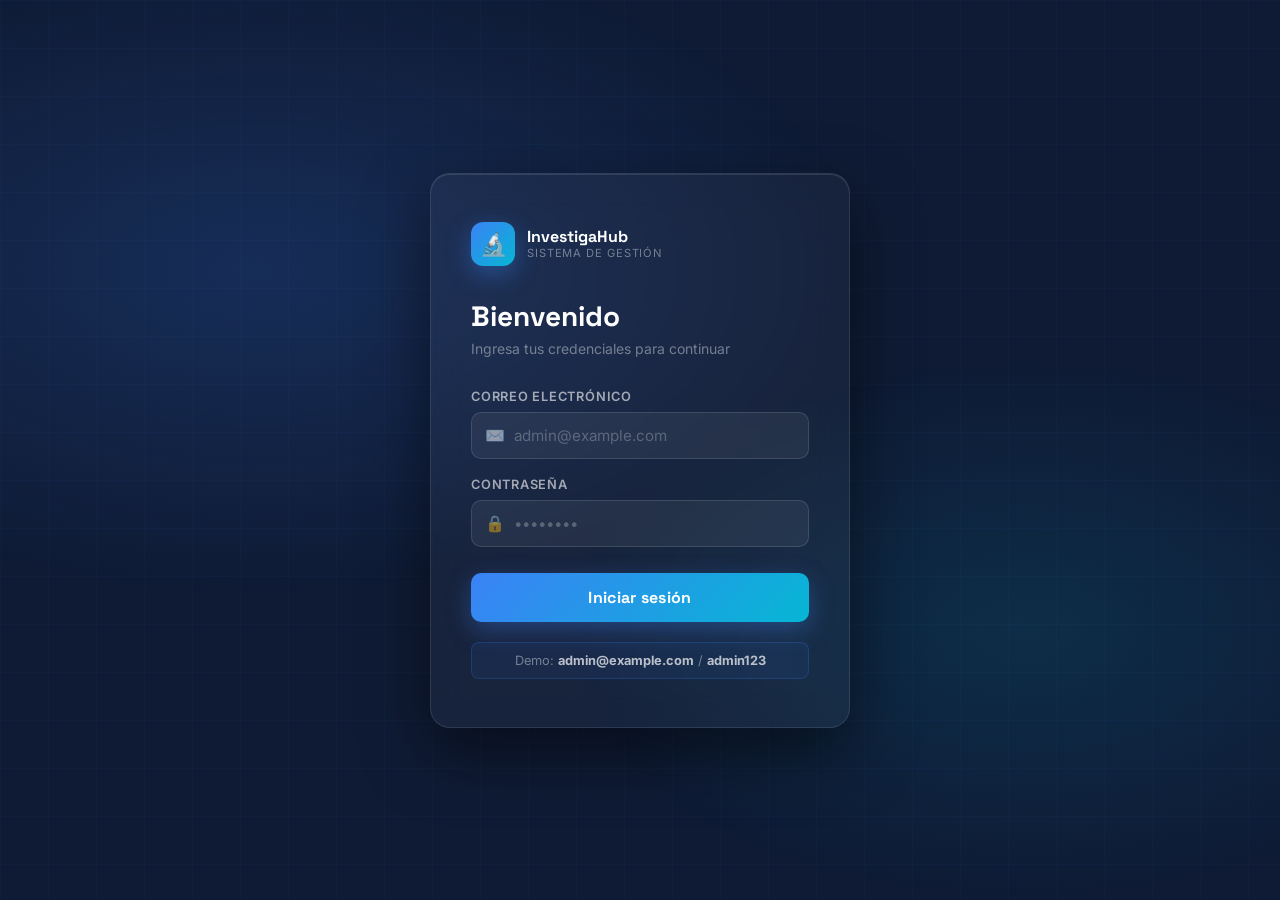
<file: login.html>
<!DOCTYPE html>
<html lang="es">
<head>
  <meta charset="UTF-8" />
  <meta name="viewport" content="width=device-width, initial-scale=1.0" />
  <title>Acceso — Sistema de Investigación</title>
  <link rel="preconnect" href="https://fonts.googleapis.com" />
  <link rel="preconnect" href="https://fonts.gstatic.com" crossorigin />
  <link href="https://fonts.googleapis.com/css2?family=Inter:wght@300;400;500;600;700&family=Space+Grotesk:wght@500;700&display=swap" rel="stylesheet" />
  <style>
    *, *::before, *::after { box-sizing: border-box; margin: 0; padding: 0; }

    :root {
      --navy:   #0f1b35;
      --blue:   #1a3a6b;
      --accent: #3b82f6;
      --teal:   #06b6d4;
      --light:  #f0f6ff;
      --white:  #ffffff;
      --text:   #1e293b;
      --muted:  #64748b;
      --error:  #ef4444;
      --border: #cbd5e1;
    }

    html, body {
      height: 100%;
      font-family: 'Inter', sans-serif;
      background: var(--navy);
      color: var(--text);
    }

    /* Animated background */
    body::before {
      content: '';
      position: fixed; inset: 0;
      background:
        radial-gradient(ellipse 80% 60% at 20% 30%, rgba(59,130,246,.18) 0%, transparent 60%),
        radial-gradient(ellipse 60% 50% at 80% 70%, rgba(6,182,212,.12) 0%, transparent 60%);
      animation: pulse 8s ease-in-out infinite alternate;
      pointer-events: none;
    }
    @keyframes pulse {
      from { opacity: .7; }
      to   { opacity: 1; }
    }

    .page {
      min-height: 100vh;
      display: flex;
      align-items: center;
      justify-content: center;
      padding: 24px;
      position: relative;
    }

    /* Grid background lines */
    .page::after {
      content: '';
      position: fixed; inset: 0;
      background-image:
        linear-gradient(rgba(59,130,246,.04) 1px, transparent 1px),
        linear-gradient(90deg, rgba(59,130,246,.04) 1px, transparent 1px);
      background-size: 48px 48px;
      pointer-events: none;
    }

    .card {
      width: 100%;
      max-width: 420px;
      background: rgba(255,255,255,.04);
      border: 1px solid rgba(255,255,255,.1);
      border-radius: 20px;
      padding: 48px 40px;
      backdrop-filter: blur(16px);
      position: relative;
      z-index: 1;
      box-shadow: 0 24px 64px rgba(0,0,0,.5), inset 0 1px 0 rgba(255,255,255,.1);
      animation: slideUp .5s ease both;
    }
    @keyframes slideUp {
      from { opacity: 0; transform: translateY(24px); }
      to   { opacity: 1; transform: translateY(0); }
    }

    .logo-wrap {
      display: flex;
      align-items: center;
      gap: 12px;
      margin-bottom: 32px;
    }
    .logo-icon {
      width: 44px; height: 44px;
      background: linear-gradient(135deg, var(--accent), var(--teal));
      border-radius: 12px;
      display: flex; align-items: center; justify-content: center;
      font-size: 22px;
      flex-shrink: 0;
      box-shadow: 0 8px 24px rgba(59,130,246,.4);
    }
    .logo-text {
      font-family: 'Space Grotesk', sans-serif;
      font-size: 1rem;
      font-weight: 700;
      color: var(--white);
      line-height: 1.2;
    }
    .logo-sub {
      font-size: .7rem;
      font-weight: 400;
      color: rgba(255,255,255,.4);
      text-transform: uppercase;
      letter-spacing: .08em;
    }

    h1 {
      font-family: 'Space Grotesk', sans-serif;
      font-size: 1.75rem;
      font-weight: 700;
      color: var(--white);
      margin-bottom: 6px;
    }
    .subtitle {
      font-size: .875rem;
      color: rgba(255,255,255,.4);
      margin-bottom: 32px;
    }

    .field {
      margin-bottom: 18px;
    }
    label {
      display: block;
      font-size: .8rem;
      font-weight: 600;
      color: rgba(255,255,255,.6);
      text-transform: uppercase;
      letter-spacing: .06em;
      margin-bottom: 8px;
    }
    .input-wrap {
      position: relative;
    }
    .input-icon {
      position: absolute;
      left: 14px; top: 50%;
      transform: translateY(-50%);
      font-size: 1rem;
      opacity: .5;
      pointer-events: none;
    }
    input {
      width: 100%;
      padding: 13px 14px 13px 42px;
      background: rgba(255,255,255,.06);
      border: 1px solid rgba(255,255,255,.12);
      border-radius: 10px;
      color: var(--white);
      font-family: 'Inter', sans-serif;
      font-size: .95rem;
      transition: border-color .2s, background .2s, box-shadow .2s;
      outline: none;
    }
    input::placeholder { color: rgba(255,255,255,.25); }
    input:focus {
      border-color: var(--accent);
      background: rgba(59,130,246,.08);
      box-shadow: 0 0 0 3px rgba(59,130,246,.15);
    }

    .btn-login {
      width: 100%;
      margin-top: 8px;
      padding: 14px;
      background: linear-gradient(135deg, var(--accent), var(--teal));
      border: none;
      border-radius: 10px;
      color: var(--white);
      font-family: 'Space Grotesk', sans-serif;
      font-size: 1rem;
      font-weight: 700;
      cursor: pointer;
      transition: opacity .2s, transform .15s, box-shadow .2s;
      box-shadow: 0 8px 24px rgba(59,130,246,.35);
      letter-spacing: .02em;
    }
    .btn-login:hover  { opacity: .9; transform: translateY(-1px); box-shadow: 0 12px 32px rgba(59,130,246,.45); }
    .btn-login:active { transform: translateY(0); }
    .btn-login:disabled { opacity: .5; cursor: not-allowed; transform: none; }

    .error-msg {
      margin-top: 14px;
      padding: 10px 14px;
      background: rgba(239,68,68,.12);
      border: 1px solid rgba(239,68,68,.3);
      border-radius: 8px;
      color: #fca5a5;
      font-size: .875rem;
      text-align: center;
      display: none;
      animation: shake .3s ease;
    }
    @keyframes shake {
      0%,100% { transform: translateX(0); }
      25%      { transform: translateX(-6px); }
      75%      { transform: translateX(6px); }
    }

    .hint {
      margin-top: 20px;
      padding: 10px 14px;
      background: rgba(59,130,246,.08);
      border: 1px solid rgba(59,130,246,.2);
      border-radius: 8px;
      font-size: .8rem;
      color: rgba(255,255,255,.4);
      text-align: center;
    }
    .hint strong { color: rgba(255,255,255,.7); }
  </style>
</head>
<body>
<div class="page">
  <div class="card">
    <div class="logo-wrap">
      <div class="logo-icon">🔬</div>
      <div>
        <div class="logo-text">InvestigaHub</div>
        <div class="logo-sub">Sistema de Gestión</div>
      </div>
    </div>

    <h1>Bienvenido</h1>
    <p class="subtitle">Ingresa tus credenciales para continuar</p>

    <form id="formLogin">
      <div class="field">
        <label>Correo electrónico</label>
        <div class="input-wrap">
          <span class="input-icon">✉️</span>
          <input type="text" id="usuario" placeholder="admin@example.com" autocomplete="email" required />
        </div>
      </div>
      <div class="field">
        <label>Contraseña</label>
        <div class="input-wrap">
          <span class="input-icon">🔒</span>
          <input type="password" id="password" placeholder="••••••••" autocomplete="current-password" required />
        </div>
      </div>
      <button type="submit" class="btn-login" id="btnLogin">Iniciar sesión</button>
      <div class="error-msg" id="errorMsg">Usuario o contraseña incorrectos</div>
    </form>

    <div class="hint">
      Demo: <strong>admin@example.com</strong> / <strong>admin123</strong>
    </div>
  </div>
</div>

<script>
  // If already logged in, redirect
  if (localStorage.getItem('token')) {
    window.location.href = 'index.html';
  }

  document.getElementById('formLogin').addEventListener('submit', async function (e) {
    e.preventDefault();
    const btn = document.getElementById('btnLogin');
    const errEl = document.getElementById('errorMsg');
    const email = document.getElementById('usuario').value.trim();
    const password = document.getElementById('password').value;

    btn.disabled = true;
    btn.textContent = 'Verificando...';
    errEl.style.display = 'none';

    try {
      const res = await fetch('http://localhost:5000/api/auth/login', {
        method: 'POST',
        headers: { 'Content-Type': 'application/json' },
        body: JSON.stringify({ email, password })
      });

      const data = await res.json();

      if (res.ok) {
        localStorage.setItem('token', data.token);
        localStorage.setItem('usuario', JSON.stringify(data.usuario));
        window.location.href = 'index.html';
      } else {
        errEl.textContent = data.error || 'Usuario o contraseña incorrectos';
        errEl.style.display = 'block';
      }
    } catch (err) {
      errEl.textContent = '⚠️ No se puede conectar al servidor. Verifica que Flask esté corriendo.';
      errEl.style.display = 'block';
    } finally {
      btn.disabled = false;
      btn.textContent = 'Iniciar sesión';
    }
  });
</script>
</body>
</html>
</file>
